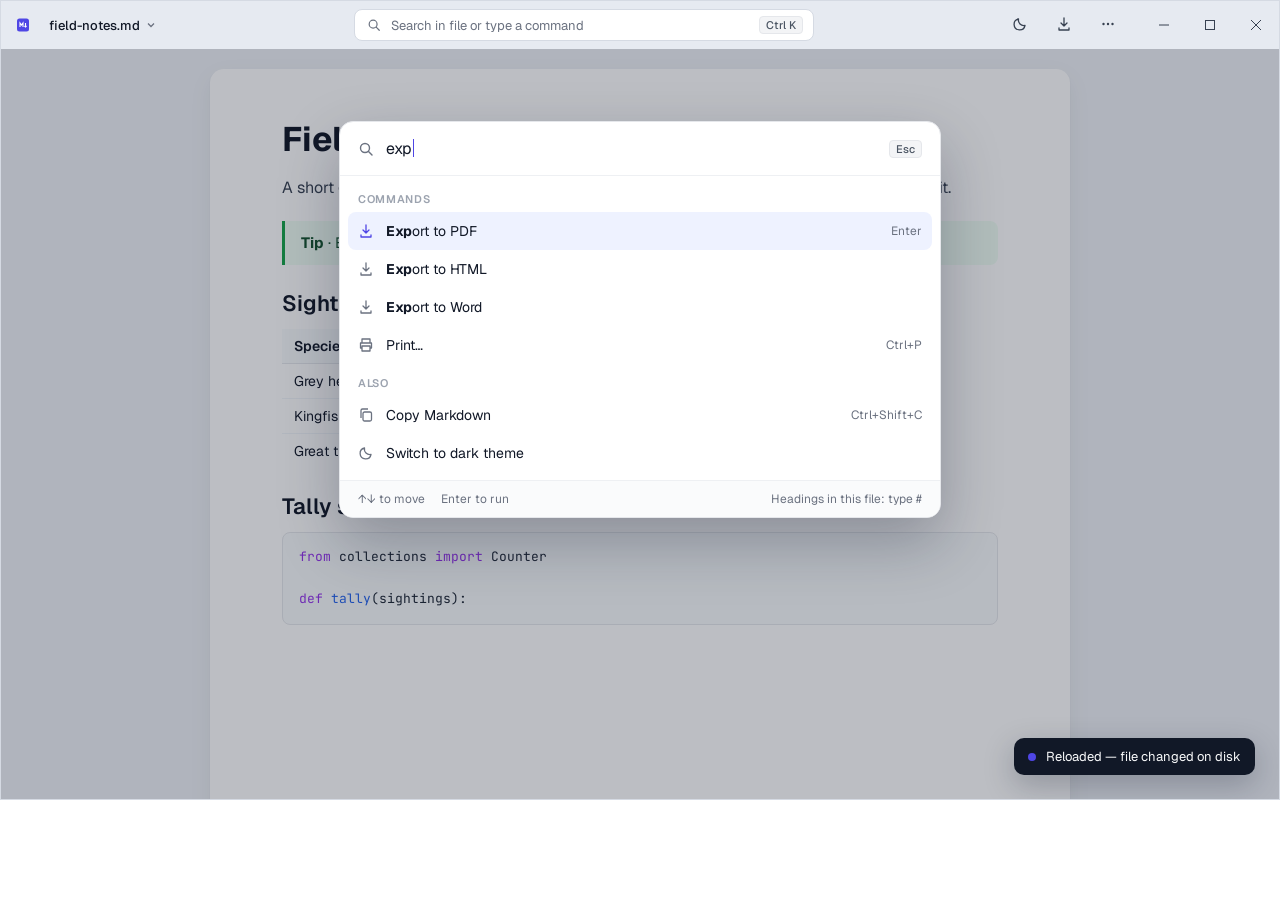
<file: docs/design/redesign/command-bar.html>
<!doctype html>
<html lang="en">
<head>
<meta charset="utf-8">
<title>MDGlint mock-up: Command bar</title>
<link rel="preconnect" href="https://fonts.googleapis.com">
<link href="https://fonts.googleapis.com/css2?family=Geist:wght@400;500;600;700&amp;family=JetBrains+Mono:wght@400&amp;display=swap" rel="stylesheet">
<style>
body{margin:0}
a{color:#4338CA}a:hover{color:#3730A3}
</style>
</head>
<body>
<div style="width: 1280px; height: 800px; box-sizing: border-box; background: #EEF1F6; font-family: Geist, Inter, sans-serif; color: #111827; position: relative; overflow: hidden; border: 1px solid #D5DAE3">

  <header style="height: 48px; display: flex; align-items: center; gap: 10px; padding-left: 14px; background: #E6EAF1">
    <svg width="16" height="16" viewBox="0 0 16 16" aria-hidden="true"><rect x="2" y="1.5" width="12" height="13" rx="2.5" fill="#4F46E5"></rect><path d="M5 10V6l1.5 2L8 6v4M10.5 6v4M9.5 9l1 1 1-1" fill="none" stroke="#FFFFFF" stroke-width="1.1"></path></svg>
    <button style="border: 0; background: transparent; display: flex; align-items: center; gap: 6px; padding: 6px 8px; border-radius: 6px; font: 500 13px Geist, sans-serif; color: #111827; cursor: pointer">field-notes.md <svg width="10" height="10" viewBox="0 0 10 10" aria-hidden="true"><path d="M2 3.5l3 3 3-3" fill="none" stroke="#6B7280" stroke-width="1.3"></path></svg></button>
    <span style="flex-grow: 1"></span>
    <button style="width: 460px; height: 32px; display: flex; align-items: center; gap: 10px; padding: 0 10px 0 12px; border: 1px solid #D5DAE3; border-radius: 8px; background: #FFFFFF; font: 13px Geist, sans-serif; color: #6B7280; cursor: pointer">
      <svg width="14" height="14" viewBox="0 0 16 16" aria-hidden="true"><circle cx="7" cy="7" r="4.5" fill="none" stroke="#6B7280" stroke-width="1.4"></circle><path d="M10.5 10.5L14 14" stroke="#6B7280" stroke-width="1.4" stroke-linecap="round"></path></svg>
      Search in file or type a command
      <span style="flex-grow: 1"></span>
      <kbd style="font: 500 11px Geist, sans-serif; color: #4B5563; background: #F3F4F6; border: 1px solid #E5E7EB; border-radius: 4px; padding: 1px 6px">Ctrl K</kbd>
    </button>
    <span style="flex-grow: 1"></span>
    <button aria-label="Switch to dark theme" style="border: 0; background: transparent; width: 34px; height: 32px; border-radius: 6px; cursor: pointer"><svg width="16" height="16" viewBox="0 0 16 16" aria-hidden="true"><path d="M13 9.5A5.5 5.5 0 0 1 6.5 3a5.5 5.5 0 1 0 6.5 6.5z" fill="none" stroke="#374151" stroke-width="1.3" stroke-linejoin="round"></path></svg></button>
    <button aria-label="Export" style="border: 0; background: transparent; width: 34px; height: 32px; border-radius: 6px; cursor: pointer"><svg width="16" height="16" viewBox="0 0 16 16" aria-hidden="true"><path d="M8 2v8M5 7l3 3 3-3M3 12v2h10v-2" fill="none" stroke="#374151" stroke-width="1.3" stroke-linecap="round" stroke-linejoin="round"></path></svg></button>
    <button aria-label="More" style="border: 0; background: transparent; width: 34px; height: 32px; border-radius: 6px; cursor: pointer"><svg width="16" height="16" viewBox="0 0 16 16" aria-hidden="true"><circle cx="3.5" cy="8" r="1.2" fill="#374151"></circle><circle cx="8" cy="8" r="1.2" fill="#374151"></circle><circle cx="12.5" cy="8" r="1.2" fill="#374151"></circle></svg></button>
    <div style="display: flex; height: 48px; margin-left: 6px" aria-hidden="true">
      <span style="width: 46px; display: flex; align-items: center; justify-content: center"><svg width="10" height="10" viewBox="0 0 10 10"><path d="M0 5h10" stroke="#374151"></path></svg></span>
      <span style="width: 46px; display: flex; align-items: center; justify-content: center"><svg width="10" height="10" viewBox="0 0 10 10"><rect x="0.5" y="0.5" width="9" height="9" fill="none" stroke="#374151"></rect></svg></span>
      <span style="width: 46px; display: flex; align-items: center; justify-content: center"><svg width="10" height="10" viewBox="0 0 10 10"><path d="M0 0l10 10M10 0L0 10" stroke="#374151"></path></svg></span>
    </div>
  </header>

  <main style="position: absolute; left: 50%; top: 68px; transform: translateX(-50%); width: 860px; height: 760px; background: #FFFFFF; border-radius: 14px; box-shadow: 0 1px 2px rgba(15,23,42,0.06), 0 8px 24px rgba(15,23,42,0.06); padding: 48px 72px; box-sizing: border-box">
    <h1 style="margin: 0 0 14px; font-size: 34px; font-weight: 700; letter-spacing: -0.02em">Field notes</h1>
    <p style="margin: 0 0 20px; font-size: 16px; line-height: 1.65; color: #374151">A short guide to the weekend birding trip. Everything here renders the way GitHub shows it.</p>
    <div style="margin: 0 0 24px; padding: 10px 16px; border-left: 3px solid #16A34A; background: #F0FDF4; border-radius: 0 8px 8px 0; font-size: 15px; line-height: 1.6; color: #14532D"><b>Tip</b> · Bring binoculars and a notebook. The morning walk starts at <b>6:30</b> sharp.</div>
    <h2 style="margin: 0 0 12px; font-size: 22px; font-weight: 600">Sightings so far</h2>
    <table style="border-collapse: collapse; font-size: 14px; margin-bottom: 24px; width: 460px">
      <thead><tr style="text-align: left; background: #F8FAFC"><th style="padding: 8px 12px; border-bottom: 1px solid #E5E7EB; font-weight: 600">Species</th><th style="padding: 8px 12px; border-bottom: 1px solid #E5E7EB; font-weight: 600">Where</th><th style="padding: 8px 12px; border-bottom: 1px solid #E5E7EB; font-weight: 600; text-align: right">Count</th></tr></thead>
      <tbody>
        <tr><td style="padding: 8px 12px; border-bottom: 1px solid #F1F5F9">Grey heron</td><td style="padding: 8px 12px; border-bottom: 1px solid #F1F5F9">Reed lake</td><td style="padding: 8px 12px; border-bottom: 1px solid #F1F5F9; text-align: right">3</td></tr>
        <tr><td style="padding: 8px 12px; border-bottom: 1px solid #F1F5F9">Kingfisher</td><td style="padding: 8px 12px; border-bottom: 1px solid #F1F5F9">River bend</td><td style="padding: 8px 12px; border-bottom: 1px solid #F1F5F9; text-align: right">1</td></tr>
        <tr><td style="padding: 8px 12px">Great tit</td><td style="padding: 8px 12px">Forest edge</td><td style="padding: 8px 12px; text-align: right">12</td></tr>
      </tbody>
    </table>
    <h2 style="margin: 0 0 12px; font-size: 22px; font-weight: 600">Tally script</h2>
    <pre style="margin: 0; padding: 14px 16px; background: #F8FAFC; border: 1px solid #E5E7EB; border-radius: 8px; font: 13px/1.6 'JetBrains Mono', monospace; color: #1F2937"><span style="color: #9333EA">from</span> collections <span style="color: #9333EA">import</span> Counter

<span style="color: #9333EA">def</span> <span style="color: #2563EB">tally</span>(sightings):</pre>
  </main>

  <div style="position: absolute; inset: 48px 0 0 0; background: rgba(15,23,42,0.28)"></div>

  <div role="dialog" aria-label="Command palette" style="position: absolute; left: 50%; top: 120px; transform: translateX(-50%); width: 600px; background: #FFFFFF; border-radius: 14px; box-shadow: 0 24px 60px rgba(15,23,42,0.28); overflow: hidden; border: 1px solid #E5E7EB">
    <div style="display: flex; align-items: center; gap: 12px; padding: 16px 18px; border-bottom: 1px solid #EEF0F3">
      <svg width="16" height="16" viewBox="0 0 16 16" aria-hidden="true"><circle cx="7" cy="7" r="4.5" fill="none" stroke="#6B7280" stroke-width="1.4"></circle><path d="M10.5 10.5L14 14" stroke="#6B7280" stroke-width="1.4" stroke-linecap="round"></path></svg>
      <span style="font-size: 16px; color: #111827">exp<span style="display: inline-block; width: 1px; height: 18px; background: #4F46E5; vertical-align: -3px; margin-left: 1px"></span></span>
      <span style="flex-grow: 1"></span>
      <kbd style="font: 500 11px Geist, sans-serif; color: #4B5563; background: #F3F4F6; border: 1px solid #E5E7EB; border-radius: 4px; padding: 1px 6px">Esc</kbd>
    </div>
    <div style="padding: 8px">
      <div style="font-size: 11px; font-weight: 600; letter-spacing: 0.06em; color: #9CA3AF; padding: 8px 10px 6px">COMMANDS</div>
      <button style="width: 100%; border: 0; display: flex; align-items: center; gap: 12px; padding: 10px; border-radius: 8px; background: #EEF2FF; font: 14px Geist, sans-serif; color: #111827; text-align: left; cursor: pointer"><svg width="16" height="16" viewBox="0 0 16 16" aria-hidden="true"><path d="M8 2v8M5 7l3 3 3-3M3 12v2h10v-2" fill="none" stroke="#4F46E5" stroke-width="1.3" stroke-linecap="round" stroke-linejoin="round"></path></svg><span><b>Exp</b>ort to PDF</span><span style="flex-grow: 1"></span><span style="font-size: 12px; color: #6B7280">Enter</span></button>
      <button style="width: 100%; border: 0; display: flex; align-items: center; gap: 12px; padding: 10px; border-radius: 8px; background: transparent; font: 14px Geist, sans-serif; color: #111827; text-align: left; cursor: pointer"><svg width="16" height="16" viewBox="0 0 16 16" aria-hidden="true"><path d="M8 2v8M5 7l3 3 3-3M3 12v2h10v-2" fill="none" stroke="#6B7280" stroke-width="1.3" stroke-linecap="round" stroke-linejoin="round"></path></svg><span><b>Exp</b>ort to HTML</span></button>
      <button style="width: 100%; border: 0; display: flex; align-items: center; gap: 12px; padding: 10px; border-radius: 8px; background: transparent; font: 14px Geist, sans-serif; color: #111827; text-align: left; cursor: pointer"><svg width="16" height="16" viewBox="0 0 16 16" aria-hidden="true"><path d="M8 2v8M5 7l3 3 3-3M3 12v2h10v-2" fill="none" stroke="#6B7280" stroke-width="1.3" stroke-linecap="round" stroke-linejoin="round"></path></svg><span><b>Exp</b>ort to Word</span></button>
      <button style="width: 100%; border: 0; display: flex; align-items: center; gap: 12px; padding: 10px; border-radius: 8px; background: transparent; font: 14px Geist, sans-serif; color: #111827; text-align: left; cursor: pointer"><svg width="16" height="16" viewBox="0 0 16 16" aria-hidden="true"><path d="M4 6V2h8v4M4 11H2.5V6h11v5H12M4 9h8v5H4z" fill="none" stroke="#6B7280" stroke-width="1.3" stroke-linejoin="round"></path></svg><span>Print…</span><span style="flex-grow: 1"></span><span style="font-size: 12px; color: #6B7280">Ctrl+P</span></button>
      <div style="font-size: 11px; font-weight: 600; letter-spacing: 0.06em; color: #9CA3AF; padding: 12px 10px 6px">ALSO</div>
      <button style="width: 100%; border: 0; display: flex; align-items: center; gap: 12px; padding: 10px; border-radius: 8px; background: transparent; font: 14px Geist, sans-serif; color: #111827; text-align: left; cursor: pointer"><svg width="16" height="16" viewBox="0 0 16 16" aria-hidden="true"><rect x="5" y="5" width="8.5" height="9" rx="1.5" fill="none" stroke="#6B7280" stroke-width="1.3"></rect><path d="M3 11V3.5A1.5 1.5 0 0 1 4.5 2H10" fill="none" stroke="#6B7280" stroke-width="1.3"></path></svg><span>Copy Markdown</span><span style="flex-grow: 1"></span><span style="font-size: 12px; color: #6B7280">Ctrl+Shift+C</span></button>
      <button style="width: 100%; border: 0; display: flex; align-items: center; gap: 12px; padding: 10px; border-radius: 8px; background: transparent; font: 14px Geist, sans-serif; color: #111827; text-align: left; cursor: pointer"><svg width="16" height="16" viewBox="0 0 16 16" aria-hidden="true"><path d="M13 9.5A5.5 5.5 0 0 1 6.5 3a5.5 5.5 0 1 0 6.5 6.5z" fill="none" stroke="#6B7280" stroke-width="1.3" stroke-linejoin="round"></path></svg><span>Switch to dark theme</span></button>
    </div>
    <div style="display: flex; gap: 16px; padding: 10px 18px; border-top: 1px solid #EEF0F3; font-size: 12px; color: #6B7280; background: #FAFBFC"><span>↑↓ to move</span><span>Enter to run</span><span style="flex-grow: 1"></span><span>Headings in this file: type #</span></div>
  </div>

  <div role="status" style="position: absolute; right: 24px; bottom: 24px; display: flex; align-items: center; gap: 10px; padding: 10px 14px; background: #111827; color: #F9FAFB; border-radius: 10px; font-size: 13px; box-shadow: 0 10px 30px rgba(15,23,42,0.25)">
    <span style="width: 8px; height: 8px; border-radius: 4px; background: #4F46E5"></span>Reloaded — file changed on disk
  </div>
</div>
</body>
</html>
</file>
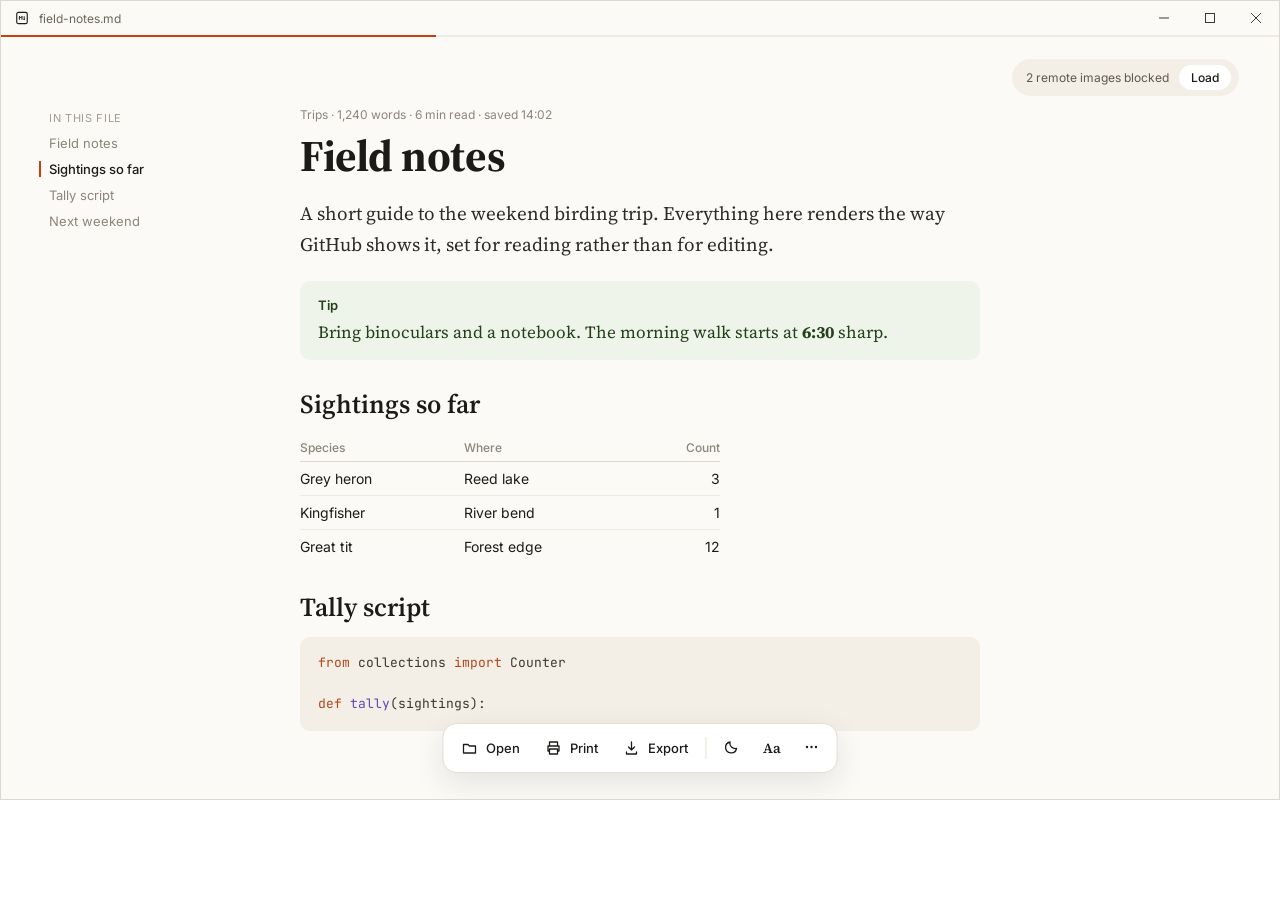
<file: docs/design/redesign/quiet-page.html>
<!doctype html>
<html lang="en">
<head>
<meta charset="utf-8">
<title>MDGlint mock-up: Quiet page</title>
<link rel="preconnect" href="https://fonts.googleapis.com">
<link href="https://fonts.googleapis.com/css2?family=Inter:wght@400;500;600&amp;family=Source+Serif+4:opsz,wght@8..60,400;8..60,600;8..60,700&amp;family=JetBrains+Mono:wght@400&amp;display=swap" rel="stylesheet">
<style>
body{margin:0}
a{color:#B4461A}a:hover{color:#8A3412}
</style>
</head>
<body>
<div style="width: 1280px; height: 800px; box-sizing: border-box; background: #FBFAF7; font-family: Inter, sans-serif; color: #1D1B18; position: relative; overflow: hidden; border: 1px solid #DDD8CE">

  <div style="height: 34px; display: flex; align-items: center; padding: 0 0 0 14px; gap: 10px">
    <svg width="14" height="14" viewBox="0 0 16 16" aria-hidden="true"><rect x="2" y="1.5" width="12" height="13" rx="2" fill="none" stroke="#1D1B18" stroke-width="1.3"></rect><path d="M5 10V6l1.5 2L8 6v4M10.5 6v4M9.5 9l1 1 1-1" fill="none" stroke="#1D1B18" stroke-width="1.1"></path></svg>
    <span style="font-size: 12px; color: #6B655C">field-notes.md</span>
    <span style="flex-grow: 1"></span>
    <div style="display: flex; height: 34px" aria-hidden="true">
      <span style="width: 46px; display: flex; align-items: center; justify-content: center"><svg width="10" height="10" viewBox="0 0 10 10"><path d="M0 5h10" stroke="#3C3832"></path></svg></span>
      <span style="width: 46px; display: flex; align-items: center; justify-content: center"><svg width="10" height="10" viewBox="0 0 10 10"><rect x="0.5" y="0.5" width="9" height="9" fill="none" stroke="#3C3832"></rect></svg></span>
      <span style="width: 46px; display: flex; align-items: center; justify-content: center"><svg width="10" height="10" viewBox="0 0 10 10"><path d="M0 0l10 10M10 0L0 10" stroke="#3C3832"></path></svg></span>
    </div>
  </div>

  <div style="height: 2px; background: #EFEBE3"><div style="width: 34%; height: 2px; background: #C2410C"></div></div>

  <nav aria-label="In this file" style="position: absolute; left: 48px; top: 110px; width: 190px; display: flex; flex-direction: column; gap: 10px; font-size: 13px; color: #8C857A">
    <span style="font-size: 11px; letter-spacing: 0.06em; text-transform: uppercase; color: #A39C90">In this file</span>
    <a href="#" style="color: #8C857A; text-decoration: none">Field notes</a>
    <a href="#" style="color: #1D1B18; text-decoration: none; font-weight: 500; border-left: 2px solid #C2410C; padding-left: 8px; margin-left: -10px">Sightings so far</a>
    <a href="#" style="color: #8C857A; text-decoration: none">Tally script</a>
    <a href="#" style="color: #8C857A; text-decoration: none">Next weekend</a>
  </nav>

  <div style="position: absolute; right: 40px; top: 58px; display: flex; align-items: center; gap: 10px; background: #F3EFE6; border-radius: 999px; padding: 6px 8px 6px 14px; font-size: 12px; color: #5E584F">
    <span>2 remote images blocked</span>
    <button style="border: 0; background: #FFFFFF; color: #1D1B18; border-radius: 999px; padding: 5px 12px; font: 500 12px Inter, sans-serif; cursor: pointer">Load</button>
  </div>

  <main style="width: 680px; margin: 0 auto; padding-top: 70px; font-family: 'Source Serif 4', Georgia, serif">
    <p style="margin: 0 0 10px; font-family: Inter, sans-serif; font-size: 12px; color: #8C857A">Trips · 1,240 words · 6 min read · saved 14:02</p>
    <h1 style="margin: 0 0 18px; font-size: 44px; line-height: 1.1; font-weight: 700; letter-spacing: -0.01em">Field notes</h1>
    <p style="margin: 0 0 22px; font-size: 19px; line-height: 1.6; color: #2E2B27">A short guide to the weekend birding trip. Everything here renders the way GitHub shows it, set for reading rather than for editing.</p>
    <div style="margin: 0 0 26px; padding: 14px 18px; background: #EEF4EA; border-radius: 10px; font-size: 17px; line-height: 1.55; color: #24401C"><span style="font-family: Inter, sans-serif; font-weight: 600; font-size: 13px; display: block; margin-bottom: 4px">Tip</span>Bring binoculars and a notebook. The morning walk starts at <b>6:30</b> sharp.</div>
    <h2 style="margin: 0 0 12px; font-size: 26px; font-weight: 600">Sightings so far</h2>
    <table style="border-collapse: collapse; font-family: Inter, sans-serif; font-size: 14px; margin-bottom: 26px; width: 420px">
      <thead><tr style="text-align: left; color: #8C857A; font-size: 12px"><th style="padding: 6px 0; font-weight: 500; border-bottom: 1px solid #DDD8CE">Species</th><th style="padding: 6px 0; font-weight: 500; border-bottom: 1px solid #DDD8CE">Where</th><th style="padding: 6px 0; font-weight: 500; border-bottom: 1px solid #DDD8CE; text-align: right">Count</th></tr></thead>
      <tbody>
        <tr><td style="padding: 8px 0; border-bottom: 1px solid #EFEBE3">Grey heron</td><td style="padding: 8px 0; border-bottom: 1px solid #EFEBE3">Reed lake</td><td style="padding: 8px 0; border-bottom: 1px solid #EFEBE3; text-align: right">3</td></tr>
        <tr><td style="padding: 8px 0; border-bottom: 1px solid #EFEBE3">Kingfisher</td><td style="padding: 8px 0; border-bottom: 1px solid #EFEBE3">River bend</td><td style="padding: 8px 0; border-bottom: 1px solid #EFEBE3; text-align: right">1</td></tr>
        <tr><td style="padding: 8px 0">Great tit</td><td style="padding: 8px 0">Forest edge</td><td style="padding: 8px 0; text-align: right">12</td></tr>
      </tbody>
    </table>
    <h2 style="margin: 0 0 12px; font-size: 26px; font-weight: 600">Tally script</h2>
    <pre style="margin: 0; padding: 16px 18px; background: #F3EFE6; border-radius: 10px; font: 13px/1.6 'JetBrains Mono', monospace; color: #3C3832"><span style="color: #B4461A">from</span> collections <span style="color: #B4461A">import</span> Counter

<span style="color: #B4461A">def</span> <span style="color: #5B4BB7">tally</span>(sightings):</pre>
  </main>

  <div role="toolbar" aria-label="File" style="position: absolute; left: 50%; bottom: 26px; transform: translateX(-50%); display: flex; align-items: center; gap: 2px; padding: 6px; background: #FFFFFF; border: 1px solid #E4DFD5; border-radius: 14px; box-shadow: 0 10px 30px rgba(40,30,10,0.10)">
    <button style="border: 0; background: transparent; border-radius: 9px; padding: 9px 12px; display: flex; gap: 8px; align-items: center; font: 500 13px Inter, sans-serif; color: #1D1B18; cursor: pointer"><svg width="16" height="16" viewBox="0 0 16 16" aria-hidden="true"><path d="M2 4.5V13h12V6H8L6.5 4.5z" fill="none" stroke="#1D1B18" stroke-width="1.3" stroke-linejoin="round"></path></svg>Open</button>
    <button style="border: 0; background: transparent; border-radius: 9px; padding: 9px 12px; display: flex; gap: 8px; align-items: center; font: 500 13px Inter, sans-serif; color: #1D1B18; cursor: pointer"><svg width="16" height="16" viewBox="0 0 16 16" aria-hidden="true"><path d="M4 6V2h8v4M4 11H2.5V6h11v5H12M4 9h8v5H4z" fill="none" stroke="#1D1B18" stroke-width="1.3" stroke-linejoin="round"></path></svg>Print</button>
    <button style="border: 0; background: transparent; border-radius: 9px; padding: 9px 12px; display: flex; gap: 8px; align-items: center; font: 500 13px Inter, sans-serif; color: #1D1B18; cursor: pointer"><svg width="16" height="16" viewBox="0 0 16 16" aria-hidden="true"><path d="M8 2v8M5 7l3 3 3-3M3 12v2h10v-2" fill="none" stroke="#1D1B18" stroke-width="1.3" stroke-linecap="round" stroke-linejoin="round"></path></svg>Export</button>
    <span style="width: 1px; height: 22px; background: #E4DFD5; margin: 0 4px"></span>
    <button aria-label="Switch to dark theme" style="border: 0; background: transparent; border-radius: 9px; width: 38px; height: 36px; cursor: pointer"><svg width="16" height="16" viewBox="0 0 16 16" aria-hidden="true"><path d="M13 9.5A5.5 5.5 0 0 1 6.5 3a5.5 5.5 0 1 0 6.5 6.5z" fill="none" stroke="#1D1B18" stroke-width="1.3" stroke-linejoin="round"></path></svg></button>
    <button aria-label="Text size" style="border: 0; background: transparent; border-radius: 9px; width: 38px; height: 36px; font: 600 14px 'Source Serif 4', serif; color: #1D1B18; cursor: pointer">Aa</button>
    <button aria-label="More" style="border: 0; background: transparent; border-radius: 9px; width: 38px; height: 36px; cursor: pointer"><svg width="16" height="16" viewBox="0 0 16 16" aria-hidden="true"><circle cx="3.5" cy="8" r="1.2" fill="#1D1B18"></circle><circle cx="8" cy="8" r="1.2" fill="#1D1B18"></circle><circle cx="12.5" cy="8" r="1.2" fill="#1D1B18"></circle></svg></button>
  </div>
</div>
</body>
</html>
</file>
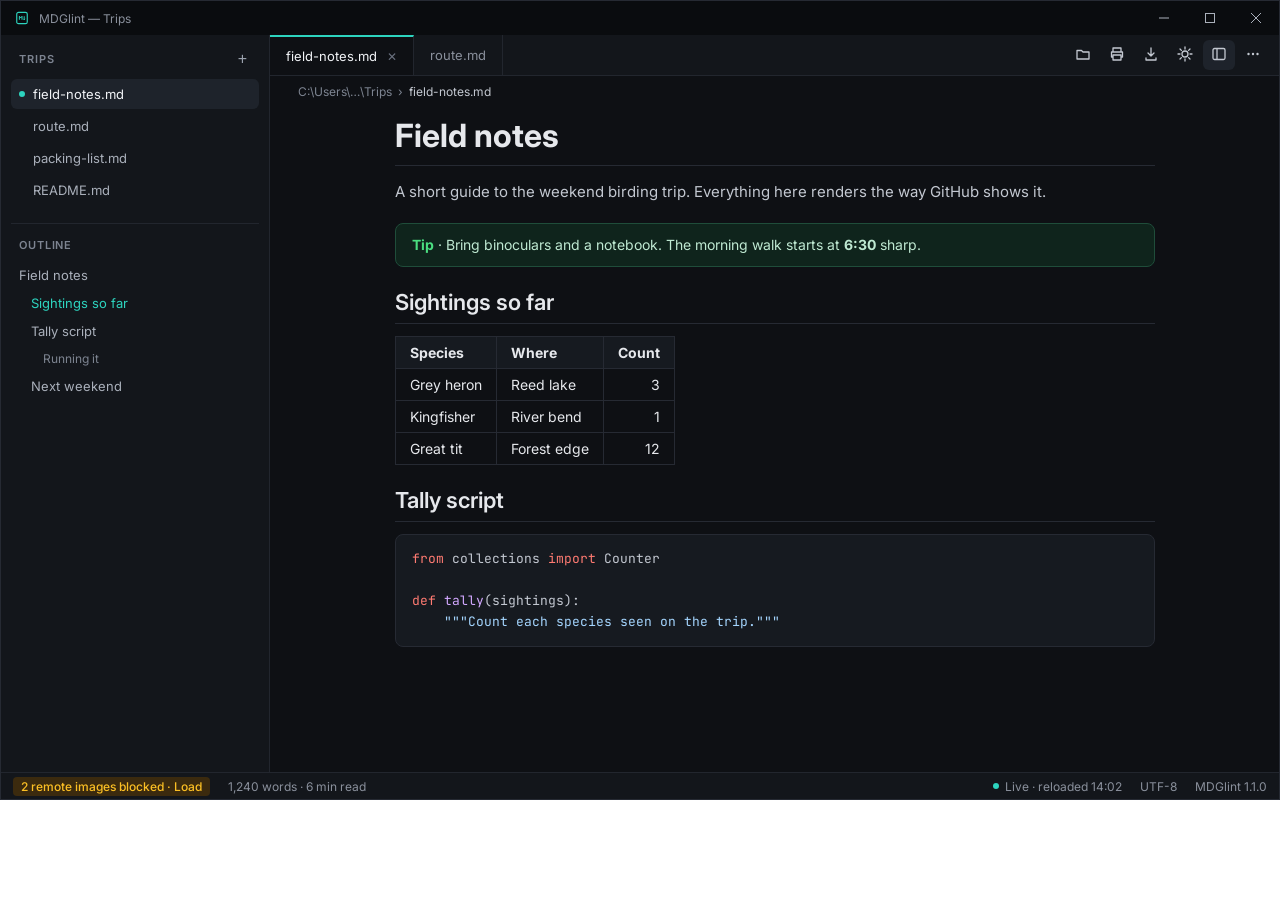
<file: docs/design/redesign/workbench.html>
<!doctype html>
<html lang="en">
<head>
<meta charset="utf-8">
<title>MDGlint mock-up: Workbench</title>
<link rel="preconnect" href="https://fonts.googleapis.com">
<link href="https://fonts.googleapis.com/css2?family=Inter:wght@400;500;600;700&amp;family=JetBrains+Mono:wght@400;500&amp;display=swap" rel="stylesheet">
<style>
body{margin:0}
a{color:#5EEAD4}a:hover{color:#99F6E4}
</style>
</head>
<body>
<div style="width: 1280px; height: 800px; box-sizing: border-box; background: #0E1014; font-family: Inter, sans-serif; color: #E6E8EC; display: flex; flex-direction: column; overflow: hidden; border: 1px solid #262A33">

  <div style="height: 34px; display: flex; align-items: center; padding-left: 14px; gap: 10px; background: #0A0C0F; flex-shrink: 0">
    <svg width="14" height="14" viewBox="0 0 16 16" aria-hidden="true"><rect x="2" y="1.5" width="12" height="13" rx="2" fill="none" stroke="#2DD4BF" stroke-width="1.3"></rect><path d="M5 10V6l1.5 2L8 6v4M10.5 6v4M9.5 9l1 1 1-1" fill="none" stroke="#2DD4BF" stroke-width="1.1"></path></svg>
    <span style="font-size: 12px; color: #8A909C">MDGlint — Trips</span>
    <span style="flex-grow: 1"></span>
    <div style="display: flex; height: 34px" aria-hidden="true">
      <span style="width: 46px; display: flex; align-items: center; justify-content: center"><svg width="10" height="10" viewBox="0 0 10 10"><path d="M0 5h10" stroke="#AAB0BB"></path></svg></span>
      <span style="width: 46px; display: flex; align-items: center; justify-content: center"><svg width="10" height="10" viewBox="0 0 10 10"><rect x="0.5" y="0.5" width="9" height="9" fill="none" stroke="#AAB0BB"></rect></svg></span>
      <span style="width: 46px; display: flex; align-items: center; justify-content: center"><svg width="10" height="10" viewBox="0 0 10 10"><path d="M0 0l10 10M10 0L0 10" stroke="#AAB0BB"></path></svg></span>
    </div>
  </div>

  <div style="flex-grow: 1; display: flex; min-height: 0">

    <aside style="width: 248px; flex-shrink: 0; background: #13161B; border-right: 1px solid #22262E; display: flex; flex-direction: column; padding: 14px 10px; gap: 18px">
      <div style="display: flex; flex-direction: column; gap: 2px">
        <div style="display: flex; align-items: center; justify-content: space-between; padding: 0 8px 8px">
          <span style="font-size: 11px; font-weight: 600; letter-spacing: 0.08em; color: #7D8491">TRIPS</span>
          <button aria-label="Open a folder" style="border: 0; background: transparent; color: #9AA1AD; font-size: 16px; line-height: 1; cursor: pointer; padding: 2px 4px">+</button>
        </div>
        <a href="#" style="display: flex; gap: 8px; align-items: center; padding: 7px 8px; border-radius: 6px; background: #1E232B; color: #F2F4F7; text-decoration: none; font-size: 13px"><span style="width: 6px; height: 6px; border-radius: 3px; background: #2DD4BF"></span>field-notes.md</a>
        <a href="#" style="display: flex; gap: 8px; align-items: center; padding: 7px 8px; border-radius: 6px; color: #AAB0BB; text-decoration: none; font-size: 13px"><span style="width: 6px; height: 6px"></span>route.md</a>
        <a href="#" style="display: flex; gap: 8px; align-items: center; padding: 7px 8px; border-radius: 6px; color: #AAB0BB; text-decoration: none; font-size: 13px"><span style="width: 6px; height: 6px"></span>packing-list.md</a>
        <a href="#" style="display: flex; gap: 8px; align-items: center; padding: 7px 8px; border-radius: 6px; color: #AAB0BB; text-decoration: none; font-size: 13px"><span style="width: 6px; height: 6px"></span>README.md</a>
      </div>
      <div style="display: flex; flex-direction: column; gap: 2px; border-top: 1px solid #22262E; padding-top: 14px">
        <span style="font-size: 11px; font-weight: 600; letter-spacing: 0.08em; color: #7D8491; padding: 0 8px 8px">OUTLINE</span>
        <a href="#" style="padding: 5px 8px; color: #AAB0BB; text-decoration: none; font-size: 13px">Field notes</a>
        <a href="#" style="padding: 5px 8px 5px 20px; color: #2DD4BF; text-decoration: none; font-size: 13px">Sightings so far</a>
        <a href="#" style="padding: 5px 8px 5px 20px; color: #AAB0BB; text-decoration: none; font-size: 13px">Tally script</a>
        <a href="#" style="padding: 5px 8px 5px 32px; color: #7D8491; text-decoration: none; font-size: 12px">Running it</a>
        <a href="#" style="padding: 5px 8px 5px 20px; color: #AAB0BB; text-decoration: none; font-size: 13px">Next weekend</a>
      </div>
    </aside>

    <section style="flex-grow: 1; display: flex; flex-direction: column; min-width: 0">
      <div style="height: 40px; display: flex; align-items: stretch; background: #13161B; border-bottom: 1px solid #22262E; flex-shrink: 0">
        <div style="display: flex; align-items: center; gap: 10px; padding: 0 16px; background: #0E1014; border-right: 1px solid #22262E; border-top: 2px solid #2DD4BF; font-size: 13px; color: #F2F4F7">field-notes.md <span style="color: #6B7280; font-size: 12px" aria-hidden="true">✕</span></div>
        <div style="display: flex; align-items: center; gap: 10px; padding: 0 16px; border-right: 1px solid #22262E; font-size: 13px; color: #8A909C">route.md</div>
        <span style="flex-grow: 1"></span>
        <div role="toolbar" aria-label="File" style="display: flex; align-items: center; gap: 2px; padding-right: 10px">
          <button aria-label="Open" style="border: 0; background: transparent; width: 32px; height: 30px; border-radius: 6px; cursor: pointer"><svg width="16" height="16" viewBox="0 0 16 16" aria-hidden="true"><path d="M2 4.5V13h12V6H8L6.5 4.5z" fill="none" stroke="#C3C8D1" stroke-width="1.3" stroke-linejoin="round"></path></svg></button>
          <button aria-label="Print" style="border: 0; background: transparent; width: 32px; height: 30px; border-radius: 6px; cursor: pointer"><svg width="16" height="16" viewBox="0 0 16 16" aria-hidden="true"><path d="M4 6V2h8v4M4 11H2.5V6h11v5H12M4 9h8v5H4z" fill="none" stroke="#C3C8D1" stroke-width="1.3" stroke-linejoin="round"></path></svg></button>
          <button aria-label="Export" style="border: 0; background: transparent; width: 32px; height: 30px; border-radius: 6px; cursor: pointer"><svg width="16" height="16" viewBox="0 0 16 16" aria-hidden="true"><path d="M8 2v8M5 7l3 3 3-3M3 12v2h10v-2" fill="none" stroke="#C3C8D1" stroke-width="1.3" stroke-linecap="round" stroke-linejoin="round"></path></svg></button>
          <button aria-label="Switch to light theme" style="border: 0; background: transparent; width: 32px; height: 30px; border-radius: 6px; cursor: pointer"><svg width="16" height="16" viewBox="0 0 16 16" aria-hidden="true"><circle cx="8" cy="8" r="3" fill="none" stroke="#C3C8D1" stroke-width="1.3"></circle><path d="M8 1v2M8 13v2M1 8h2M13 8h2M3 3l1.4 1.4M11.6 11.6L13 13M3 13l1.4-1.4M11.6 4.4L13 3" stroke="#C3C8D1" stroke-width="1.3" stroke-linecap="round"></path></svg></button>
          <button aria-label="Show outline" style="border: 0; background: #1E232B; width: 32px; height: 30px; border-radius: 6px; cursor: pointer"><svg width="16" height="16" viewBox="0 0 16 16" aria-hidden="true"><rect x="2" y="2.5" width="12" height="11" rx="1.5" fill="none" stroke="#C3C8D1" stroke-width="1.3"></rect><path d="M6 2.5v11" stroke="#C3C8D1" stroke-width="1.3"></path></svg></button>
          <button aria-label="More" style="border: 0; background: transparent; width: 32px; height: 30px; border-radius: 6px; cursor: pointer"><svg width="16" height="16" viewBox="0 0 16 16" aria-hidden="true"><circle cx="3.5" cy="8" r="1.2" fill="#C3C8D1"></circle><circle cx="8" cy="8" r="1.2" fill="#C3C8D1"></circle><circle cx="12.5" cy="8" r="1.2" fill="#C3C8D1"></circle></svg></button>
        </div>
      </div>

      <div style="height: 30px; display: flex; align-items: center; gap: 6px; padding: 0 28px; font-size: 12px; color: #7D8491; flex-shrink: 0">C:\Users\…\Trips <span aria-hidden="true">›</span> <span style="color: #C3C8D1">field-notes.md</span></div>

      <main style="flex-grow: 1; overflow: hidden; padding: 10px 28px 0; display: flex; justify-content: center">
        <div style="width: 760px">
          <h1 style="margin: 0 0 14px; font-size: 32px; font-weight: 700; padding-bottom: 10px; border-bottom: 1px solid #262A33">Field notes</h1>
          <p style="margin: 0 0 18px; font-size: 15px; line-height: 1.65; color: #C3C8D1">A short guide to the weekend birding trip. Everything here renders the way GitHub shows it.</p>
          <div style="margin: 0 0 22px; padding: 10px 16px; border: 1px solid #1F4D3A; background: #0F241C; border-radius: 8px; font-size: 14px; line-height: 1.6; color: #BFE9D2"><b style="color: #4ADE80">Tip</b> · Bring binoculars and a notebook. The morning walk starts at <b>6:30</b> sharp.</div>
          <h2 style="margin: 0 0 12px; font-size: 22px; font-weight: 600; padding-bottom: 8px; border-bottom: 1px solid #262A33">Sightings so far</h2>
          <table style="border-collapse: collapse; font-size: 14px; margin-bottom: 22px">
            <thead><tr style="background: #161A20"><th style="padding: 7px 14px; border: 1px solid #262A33; text-align: left">Species</th><th style="padding: 7px 14px; border: 1px solid #262A33; text-align: left">Where</th><th style="padding: 7px 14px; border: 1px solid #262A33; text-align: right">Count</th></tr></thead>
            <tbody>
              <tr><td style="padding: 7px 14px; border: 1px solid #262A33">Grey heron</td><td style="padding: 7px 14px; border: 1px solid #262A33">Reed lake</td><td style="padding: 7px 14px; border: 1px solid #262A33; text-align: right">3</td></tr>
              <tr><td style="padding: 7px 14px; border: 1px solid #262A33">Kingfisher</td><td style="padding: 7px 14px; border: 1px solid #262A33">River bend</td><td style="padding: 7px 14px; border: 1px solid #262A33; text-align: right">1</td></tr>
              <tr><td style="padding: 7px 14px; border: 1px solid #262A33">Great tit</td><td style="padding: 7px 14px; border: 1px solid #262A33">Forest edge</td><td style="padding: 7px 14px; border: 1px solid #262A33; text-align: right">12</td></tr>
            </tbody>
          </table>
          <h2 style="margin: 0 0 12px; font-size: 22px; font-weight: 600; padding-bottom: 8px; border-bottom: 1px solid #262A33">Tally script</h2>
          <pre style="margin: 0; padding: 14px 16px; background: #161A20; border: 1px solid #262A33; border-radius: 8px; font: 13px/1.6 'JetBrains Mono', monospace; color: #C3C8D1"><span style="color: #FF7B72">from</span> collections <span style="color: #FF7B72">import</span> Counter

<span style="color: #FF7B72">def</span> <span style="color: #D2A8FF">tally</span>(sightings):
    <span style="color: #A5D6FF">"""Count each species seen on the trip."""</span></pre>
        </div>
      </main>
    </section>
  </div>

  <footer style="height: 26px; flex-shrink: 0; display: flex; align-items: center; gap: 18px; padding: 0 12px; background: #13161B; border-top: 1px solid #22262E; font-size: 12px; color: #8A909C">
    <button style="border: 0; background: #3B2A0E; color: #FBBF24; border-radius: 4px; padding: 2px 8px; font: 500 12px Inter, sans-serif; cursor: pointer">2 remote images blocked · Load</button>
    <span>1,240 words · 6 min read</span>
    <span style="flex-grow: 1"></span>
    <span style="display: flex; align-items: center; gap: 6px"><span style="width: 6px; height: 6px; border-radius: 3px; background: #2DD4BF"></span>Live · reloaded 14:02</span>
    <span>UTF-8</span>
    <span>MDGlint 1.1.0</span>
  </footer>
</div>
</body>
</html>
</file>
